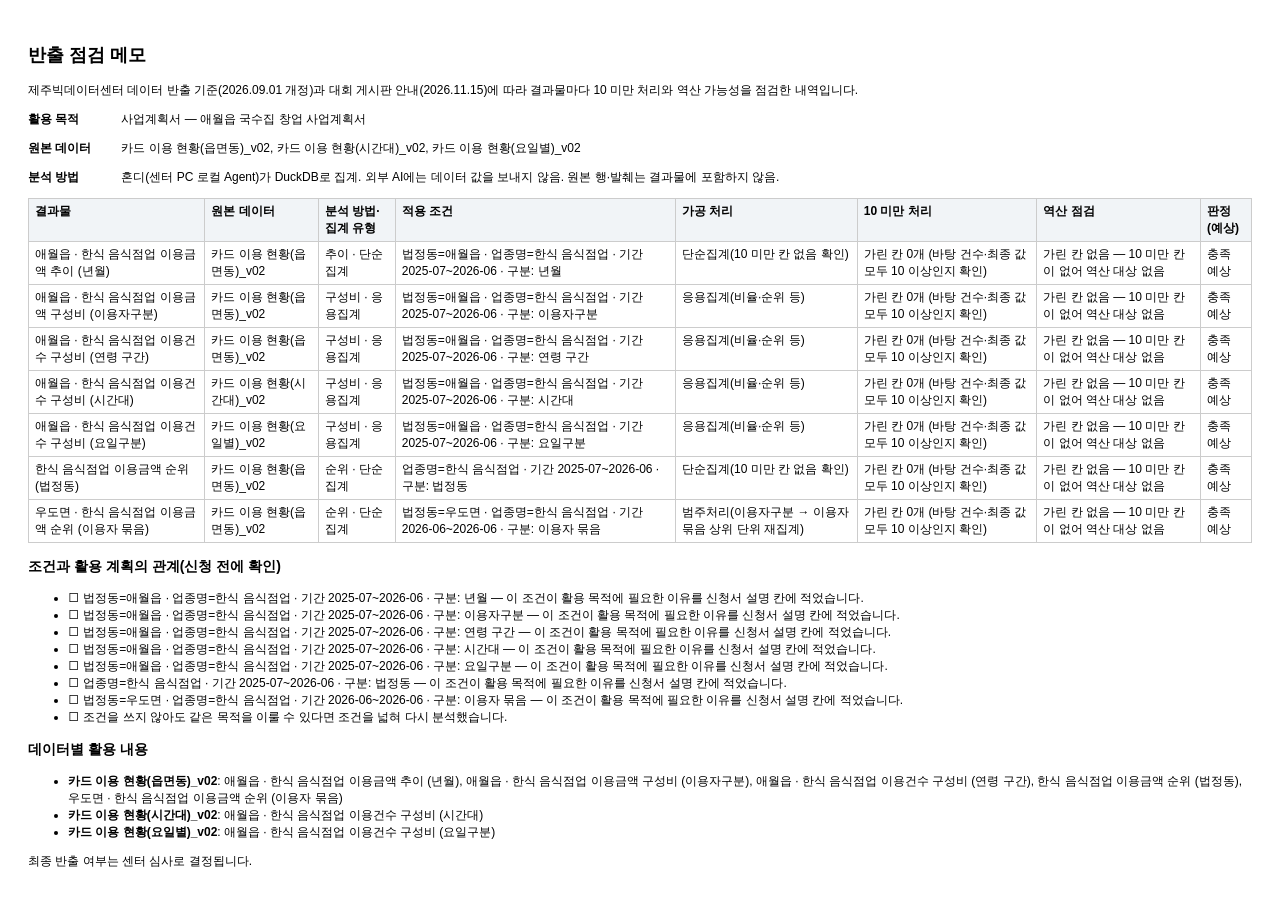
<file: docs/결과예시/반출점검메모.html>
<!doctype html><html lang='ko'><head><meta charset='utf-8'><title>반출 점검 메모</title><style>body{font-family:'Malgun Gothic',sans-serif;font-size:12px;padding:20px}table{border-collapse:collapse;width:100%}th,td{border:1px solid #ccc;padding:4px 6px;text-align:left;vertical-align:top}th{background:#f1f4f7}.kv b{display:inline-block;min-width:90px}</style></head><body><h2>반출 점검 메모</h2><p>제주빅데이터센터 데이터 반출 기준(2026.09.01 개정)과 대회 게시판 안내(2026.11.15)에 따라 결과물마다 10 미만 처리와 역산 가능성을 점검한 내역입니다.</p><p class='kv'><b>활용 목적</b> 사업계획서 — 애월읍 국수집 창업 사업계획서</p><p class='kv'><b>원본 데이터</b> 카드 이용 현황(읍면동)_v02, 카드 이용 현황(시간대)_v02, 카드 이용 현황(요일별)_v02</p><p class='kv'><b>분석 방법</b> 혼디(센터 PC 로컬 Agent)가 DuckDB로 집계. 외부 AI에는 데이터 값을 보내지 않음. 원본 행·발췌는 결과물에 포함하지 않음.</p><table><thead><tr><th>결과물</th><th>원본 데이터</th><th>분석 방법·집계 유형</th><th>적용 조건</th><th>가공 처리</th><th>10 미만 처리</th><th>역산 점검</th><th>판정(예상)</th></tr></thead><tbody><tr><td>애월읍 · 한식 음식점업 이용금액 추이 (년월)</td><td>카드 이용 현황(읍면동)_v02</td><td>추이 · 단순집계</td><td>법정동=애월읍 · 업종명=한식 음식점업 · 기간 2025-07~2026-06 · 구분: 년월</td><td>단순집계(10 미만 칸 없음 확인)</td><td>가린 칸 0개 (바탕 건수·최종 값 모두 10 이상인지 확인)</td><td>가린 칸 없음 — 10 미만 칸이 없어 역산 대상 없음</td><td>충족 예상</td></tr><tr><td>애월읍 · 한식 음식점업 이용금액 구성비 (이용자구분)</td><td>카드 이용 현황(읍면동)_v02</td><td>구성비 · 응용집계</td><td>법정동=애월읍 · 업종명=한식 음식점업 · 기간 2025-07~2026-06 · 구분: 이용자구분</td><td>응용집계(비율·순위 등)</td><td>가린 칸 0개 (바탕 건수·최종 값 모두 10 이상인지 확인)</td><td>가린 칸 없음 — 10 미만 칸이 없어 역산 대상 없음</td><td>충족 예상</td></tr><tr><td>애월읍 · 한식 음식점업 이용건수 구성비 (연령 구간)</td><td>카드 이용 현황(읍면동)_v02</td><td>구성비 · 응용집계</td><td>법정동=애월읍 · 업종명=한식 음식점업 · 기간 2025-07~2026-06 · 구분: 연령 구간</td><td>응용집계(비율·순위 등)</td><td>가린 칸 0개 (바탕 건수·최종 값 모두 10 이상인지 확인)</td><td>가린 칸 없음 — 10 미만 칸이 없어 역산 대상 없음</td><td>충족 예상</td></tr><tr><td>애월읍 · 한식 음식점업 이용건수 구성비 (시간대)</td><td>카드 이용 현황(시간대)_v02</td><td>구성비 · 응용집계</td><td>법정동=애월읍 · 업종명=한식 음식점업 · 기간 2025-07~2026-06 · 구분: 시간대</td><td>응용집계(비율·순위 등)</td><td>가린 칸 0개 (바탕 건수·최종 값 모두 10 이상인지 확인)</td><td>가린 칸 없음 — 10 미만 칸이 없어 역산 대상 없음</td><td>충족 예상</td></tr><tr><td>애월읍 · 한식 음식점업 이용건수 구성비 (요일구분)</td><td>카드 이용 현황(요일별)_v02</td><td>구성비 · 응용집계</td><td>법정동=애월읍 · 업종명=한식 음식점업 · 기간 2025-07~2026-06 · 구분: 요일구분</td><td>응용집계(비율·순위 등)</td><td>가린 칸 0개 (바탕 건수·최종 값 모두 10 이상인지 확인)</td><td>가린 칸 없음 — 10 미만 칸이 없어 역산 대상 없음</td><td>충족 예상</td></tr><tr><td>한식 음식점업 이용금액 순위 (법정동)</td><td>카드 이용 현황(읍면동)_v02</td><td>순위 · 단순집계</td><td>업종명=한식 음식점업 · 기간 2025-07~2026-06 · 구분: 법정동</td><td>단순집계(10 미만 칸 없음 확인)</td><td>가린 칸 0개 (바탕 건수·최종 값 모두 10 이상인지 확인)</td><td>가린 칸 없음 — 10 미만 칸이 없어 역산 대상 없음</td><td>충족 예상</td></tr><tr><td>우도면 · 한식 음식점업 이용금액 순위 (이용자 묶음)</td><td>카드 이용 현황(읍면동)_v02</td><td>순위 · 단순집계</td><td>법정동=우도면 · 업종명=한식 음식점업 · 기간 2026-06~2026-06 · 구분: 이용자 묶음</td><td>범주처리(이용자구분 → 이용자 묶음 상위 단위 재집계)</td><td>가린 칸 0개 (바탕 건수·최종 값 모두 10 이상인지 확인)</td><td>가린 칸 없음 — 10 미만 칸이 없어 역산 대상 없음</td><td>충족 예상</td></tr></tbody></table><h3>조건과 활용 계획의 관계(신청 전에 확인)</h3><ul><li>☐ 법정동=애월읍 · 업종명=한식 음식점업 · 기간 2025-07~2026-06 · 구분: 년월 — 이 조건이 활용 목적에 필요한 이유를 신청서 설명 칸에 적었습니다.</li><li>☐ 법정동=애월읍 · 업종명=한식 음식점업 · 기간 2025-07~2026-06 · 구분: 이용자구분 — 이 조건이 활용 목적에 필요한 이유를 신청서 설명 칸에 적었습니다.</li><li>☐ 법정동=애월읍 · 업종명=한식 음식점업 · 기간 2025-07~2026-06 · 구분: 연령 구간 — 이 조건이 활용 목적에 필요한 이유를 신청서 설명 칸에 적었습니다.</li><li>☐ 법정동=애월읍 · 업종명=한식 음식점업 · 기간 2025-07~2026-06 · 구분: 시간대 — 이 조건이 활용 목적에 필요한 이유를 신청서 설명 칸에 적었습니다.</li><li>☐ 법정동=애월읍 · 업종명=한식 음식점업 · 기간 2025-07~2026-06 · 구분: 요일구분 — 이 조건이 활용 목적에 필요한 이유를 신청서 설명 칸에 적었습니다.</li><li>☐ 업종명=한식 음식점업 · 기간 2025-07~2026-06 · 구분: 법정동 — 이 조건이 활용 목적에 필요한 이유를 신청서 설명 칸에 적었습니다.</li><li>☐ 법정동=우도면 · 업종명=한식 음식점업 · 기간 2026-06~2026-06 · 구분: 이용자 묶음 — 이 조건이 활용 목적에 필요한 이유를 신청서 설명 칸에 적었습니다.</li><li>☐ 조건을 쓰지 않아도 같은 목적을 이룰 수 있다면 조건을 넓혀 다시 분석했습니다.</li></ul><h3>데이터별 활용 내용</h3><ul><li><b>카드 이용 현황(읍면동)_v02</b>: 애월읍 · 한식 음식점업 이용금액 추이 (년월), 애월읍 · 한식 음식점업 이용금액 구성비 (이용자구분), 애월읍 · 한식 음식점업 이용건수 구성비 (연령 구간), 한식 음식점업 이용금액 순위 (법정동), 우도면 · 한식 음식점업 이용금액 순위 (이용자 묶음)</li><li><b>카드 이용 현황(시간대)_v02</b>: 애월읍 · 한식 음식점업 이용건수 구성비 (시간대)</li><li><b>카드 이용 현황(요일별)_v02</b>: 애월읍 · 한식 음식점업 이용건수 구성비 (요일구분)</li></ul><p>최종 반출 여부는 센터 심사로 결정됩니다.</p></body></html>
</file>
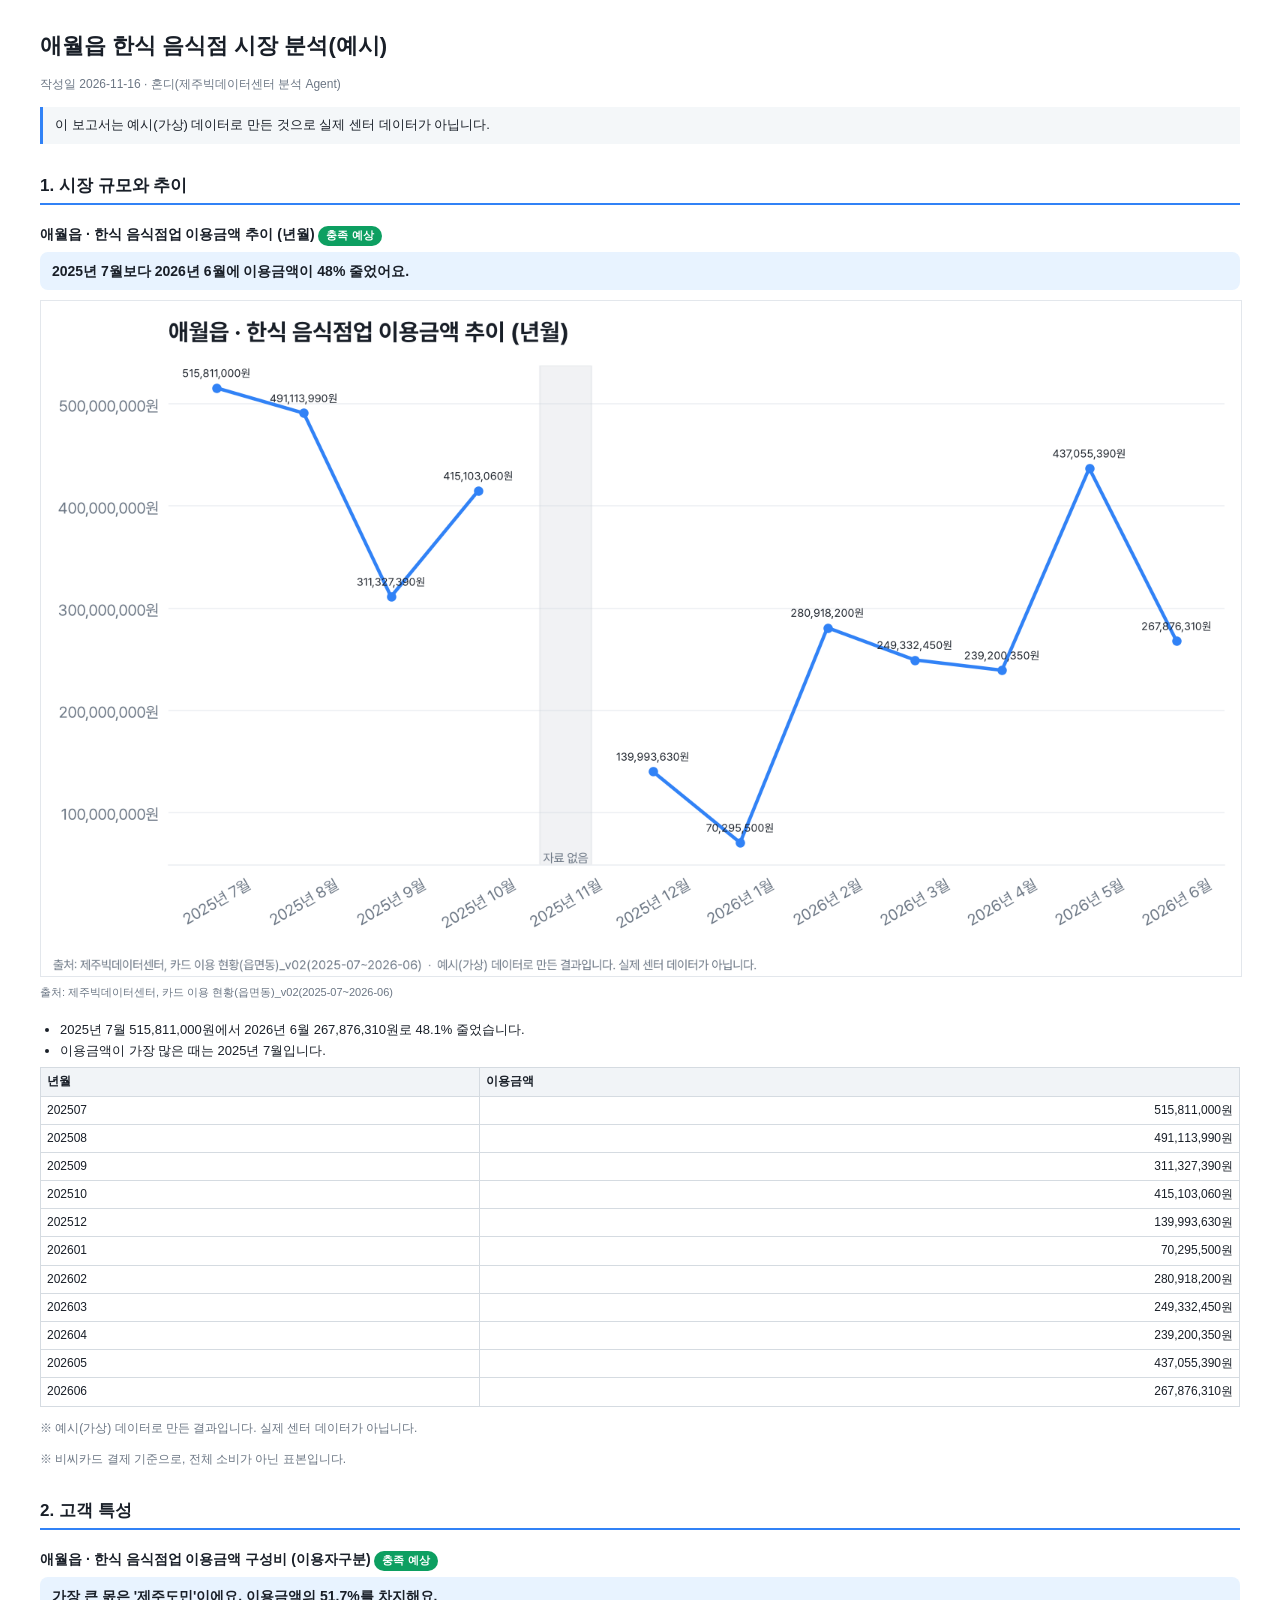
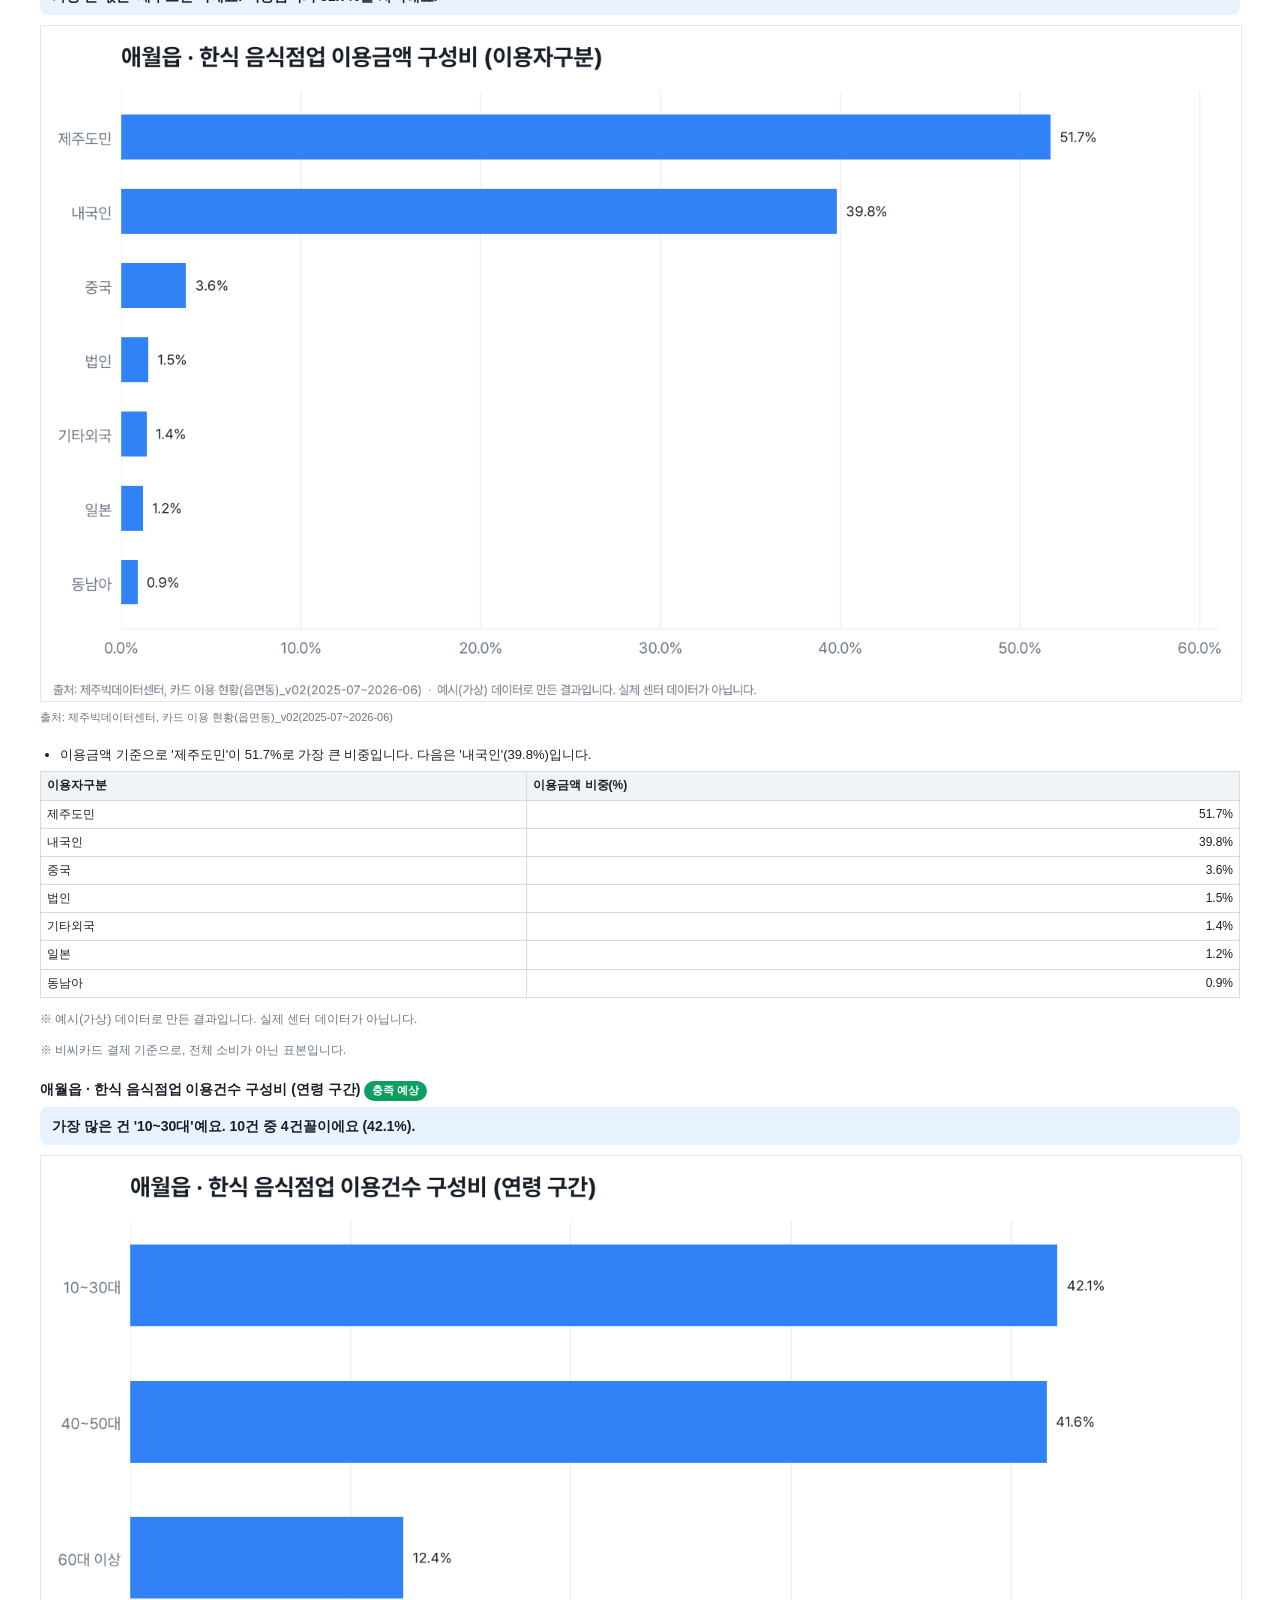
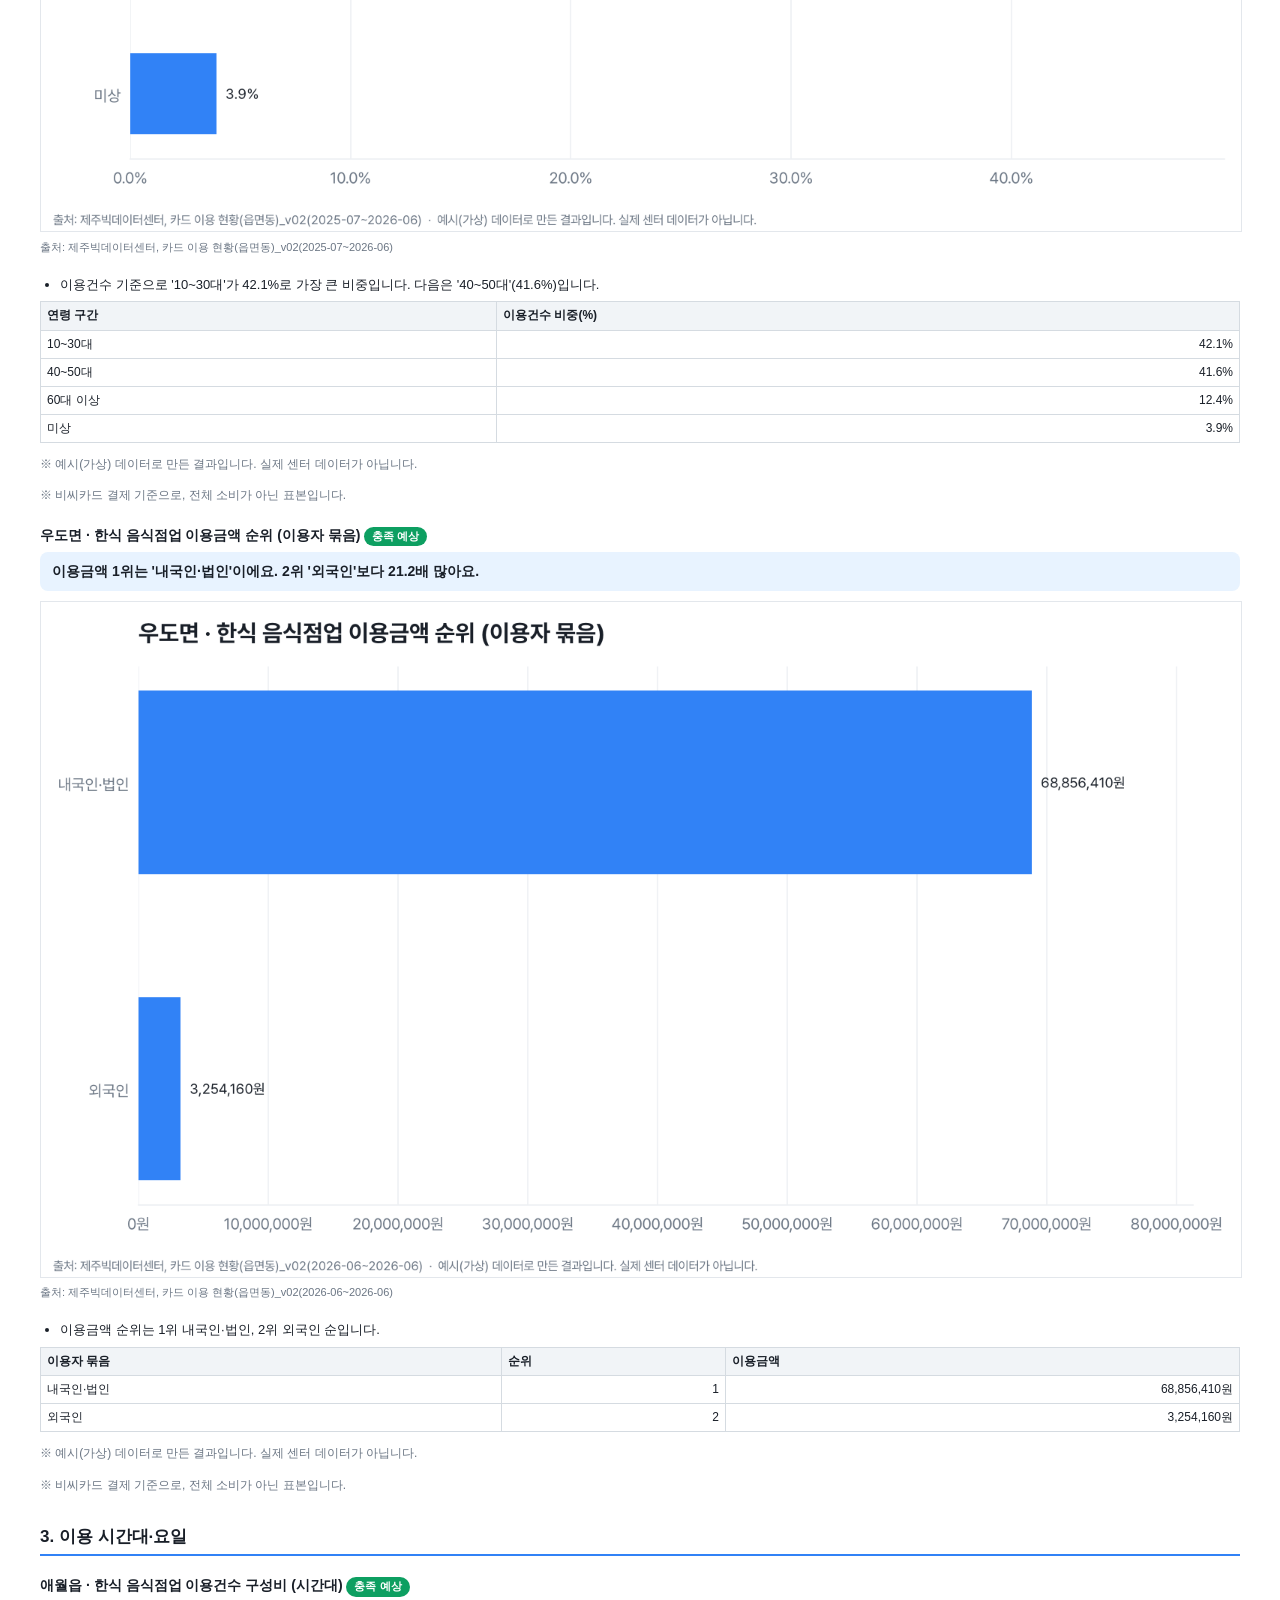
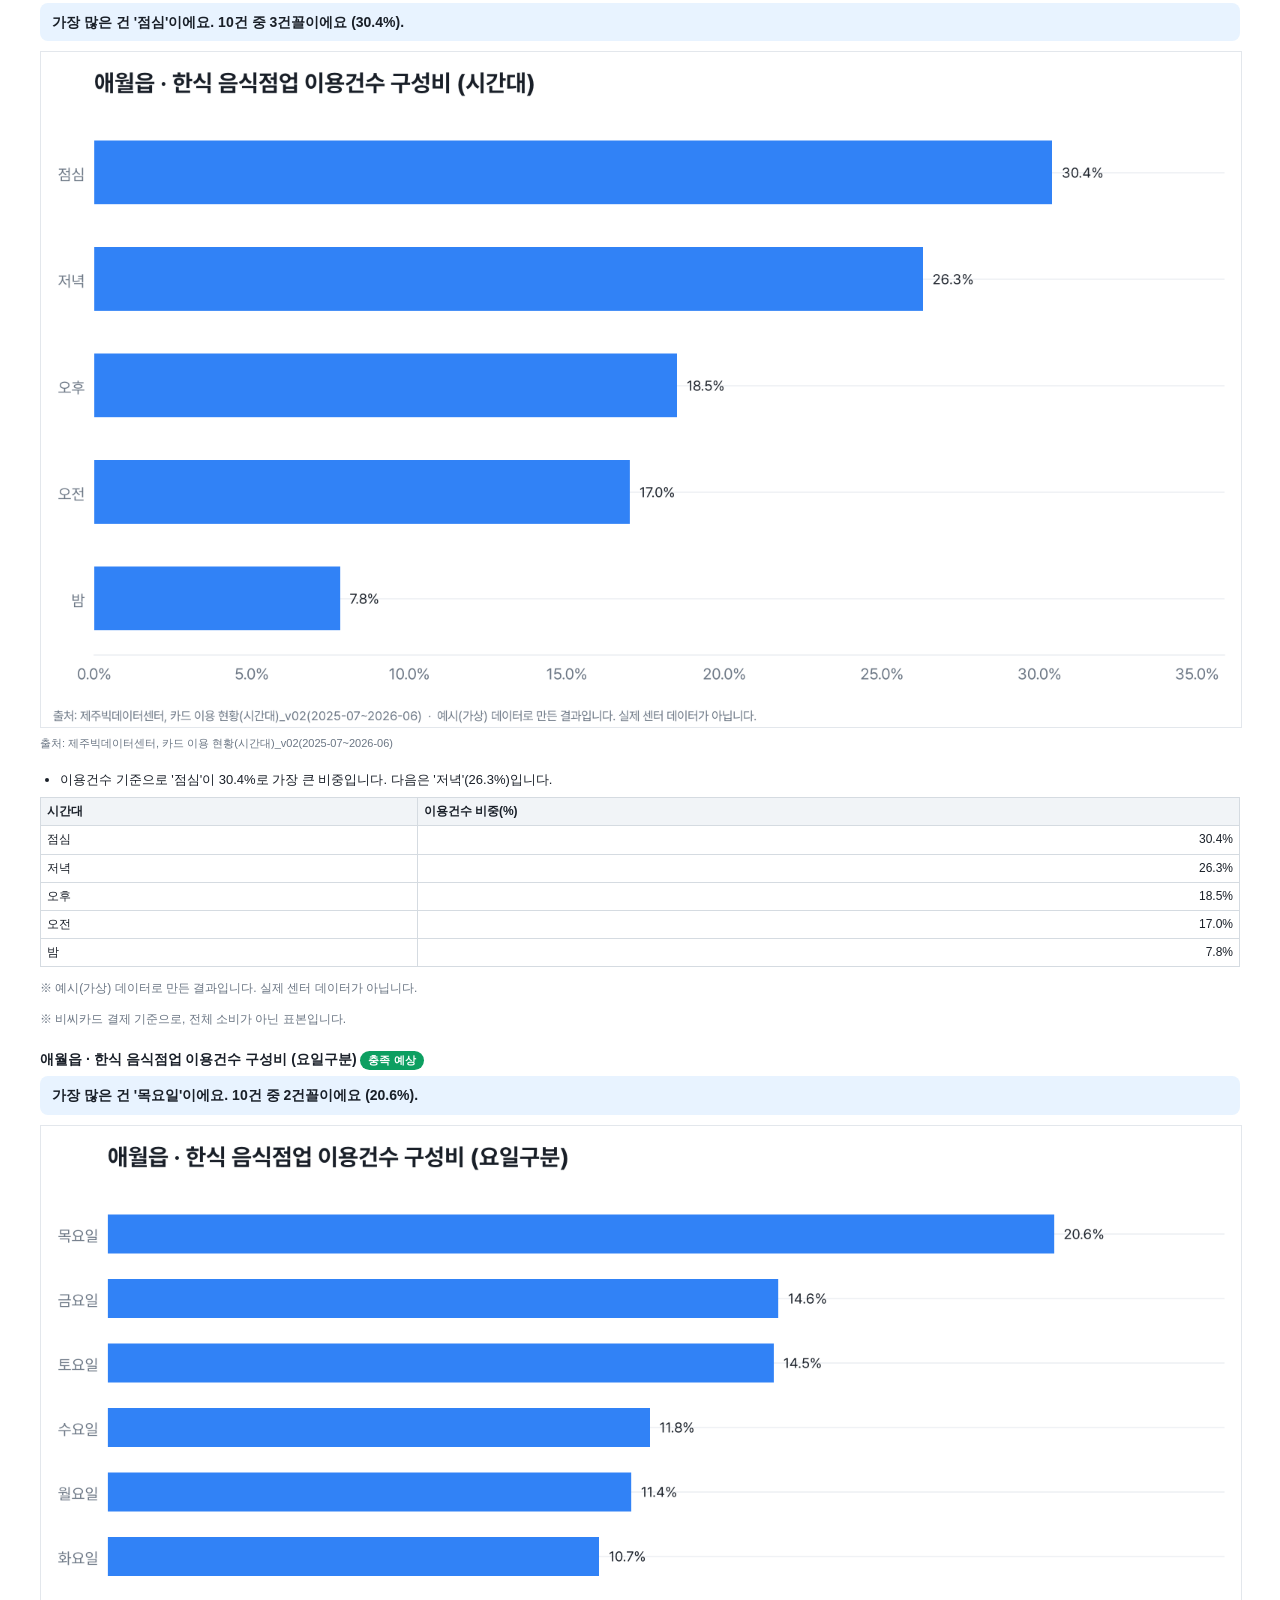
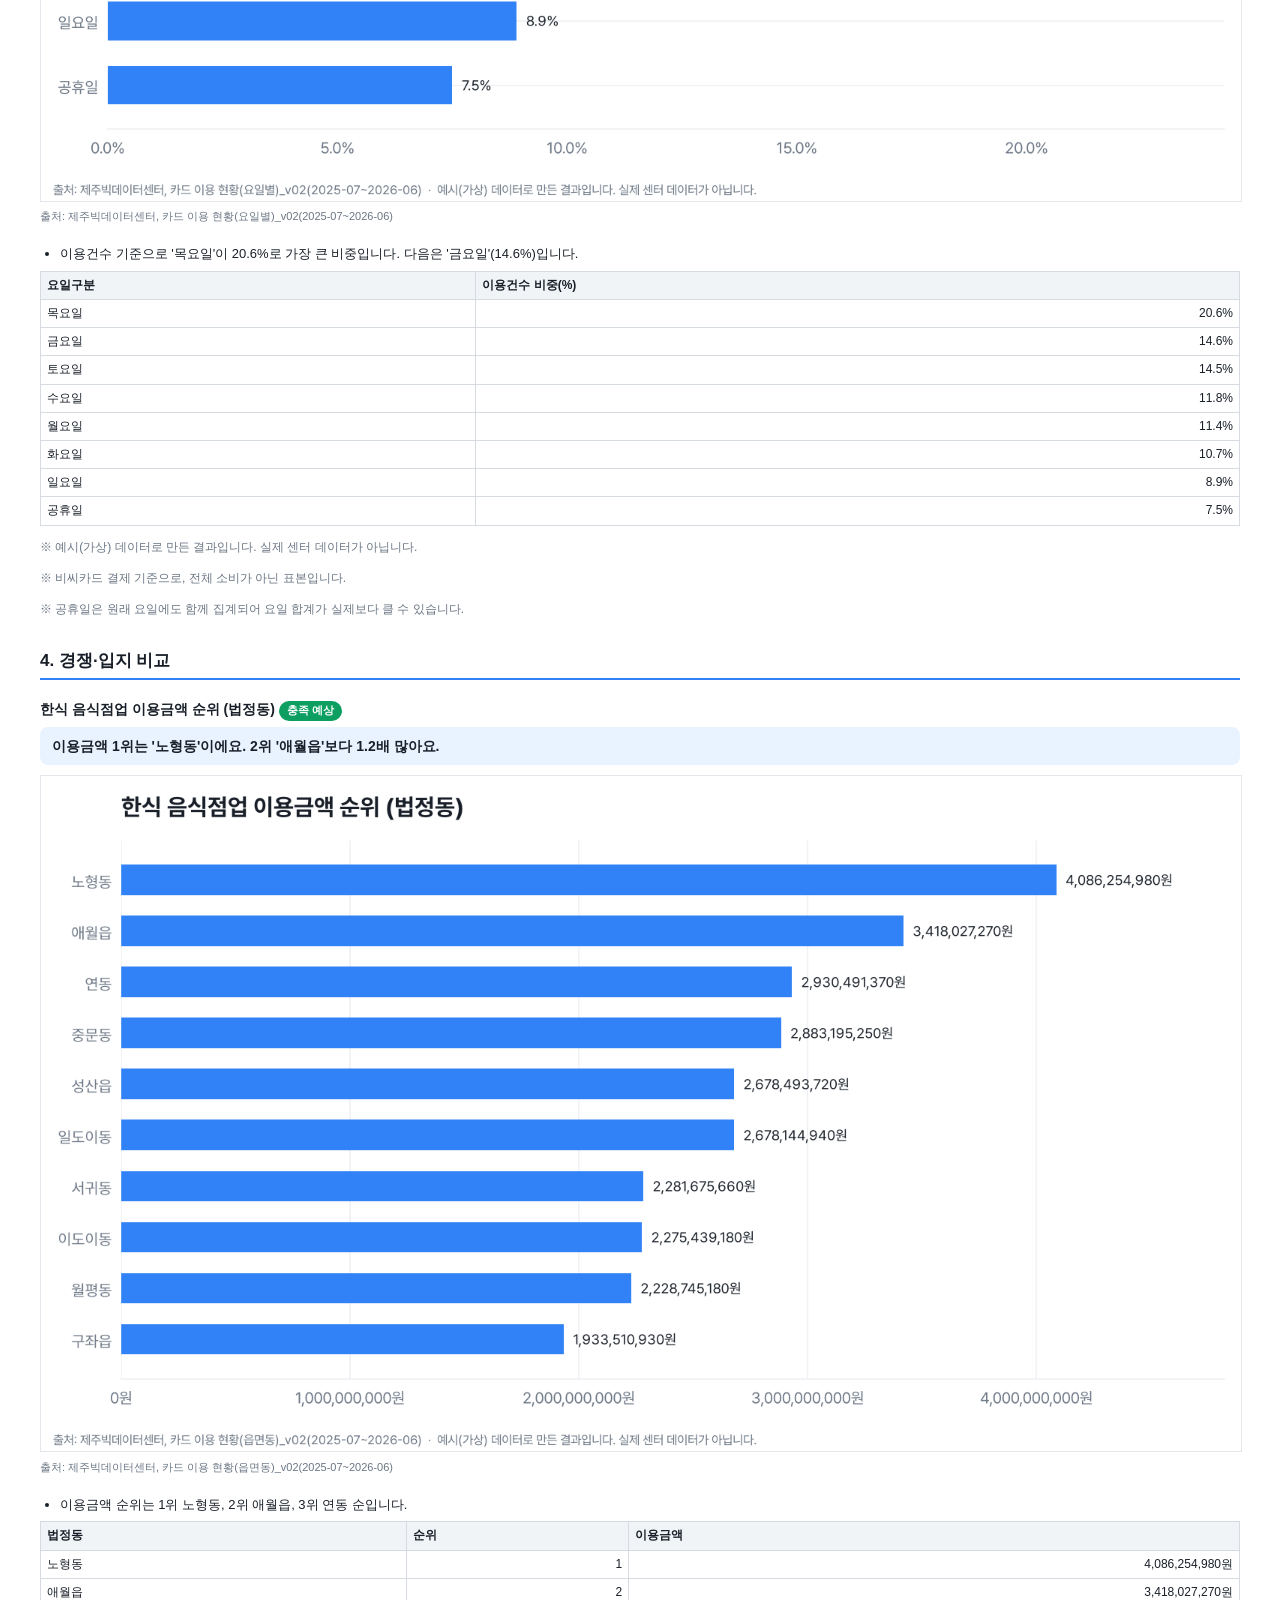
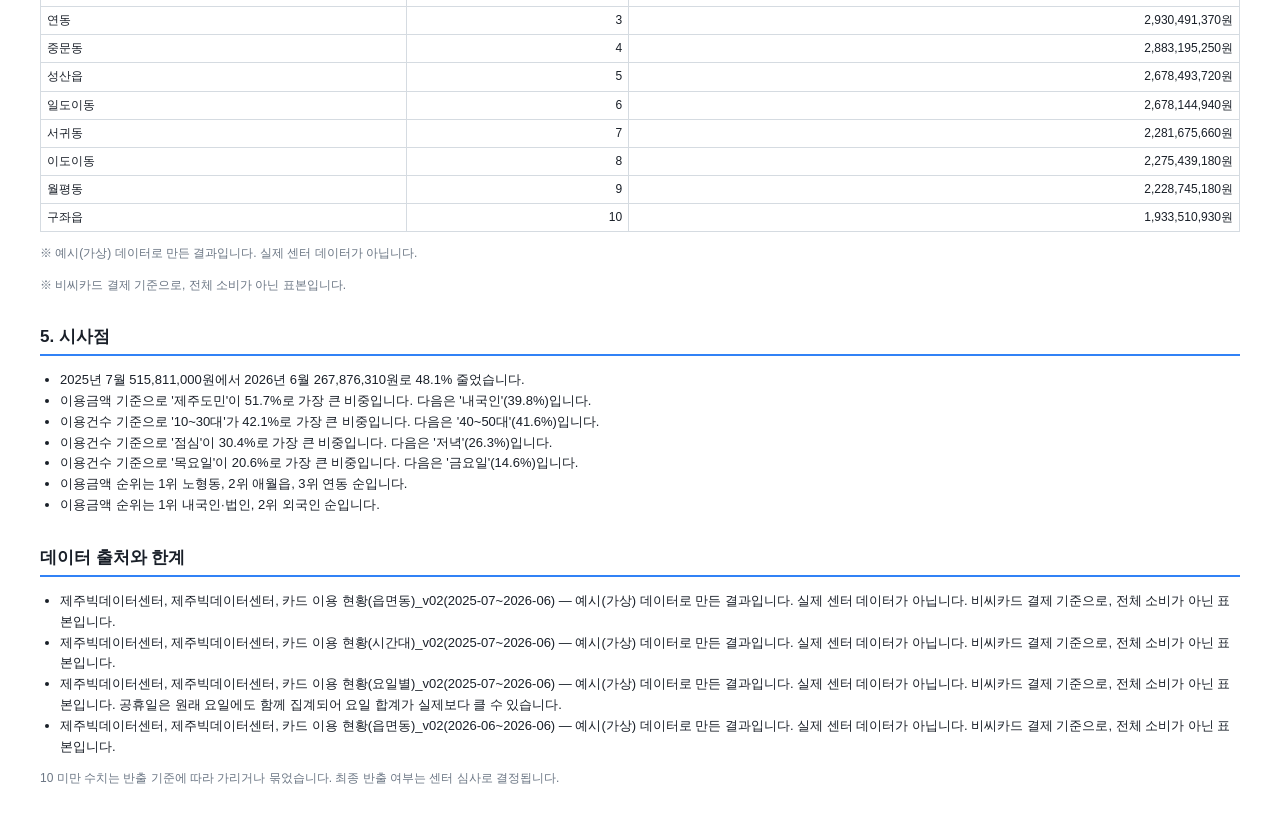
<file: docs/결과예시/보고서.html>
<!doctype html><html lang='ko'><head><meta charset='utf-8'><title>애월읍 한식 음식점 시장 분석(예시)</title><style>
body{font-family:'Pretendard','Malgun Gothic','맑은 고딕',sans-serif;color:#191f28;margin:0;padding:28px 40px;font-size:13px;line-height:1.6}
h1{font-size:22px;margin:0 0 4px}h2{font-size:17px;border-bottom:2px solid #3182f6;padding-bottom:4px;margin-top:28px}
h3{font-size:14px;margin:18px 0 6px}.sub{color:#6b7684;font-size:12px}
figure{margin:10px 0 18px;page-break-inside:avoid}figure img{width:100%;border:1px solid #e3e7ec}
figcaption{font-size:11px;color:#6b7684}table{border-collapse:collapse;width:100%;margin:6px 0;font-size:12px}
th,td{border:1px solid #d5dbe1;padding:4px 6px;text-align:left}th{background:#f1f4f7}td.n{text-align:right}
td.mask{color:#6b7684;background:repeating-linear-gradient(45deg,#f6f7f9,#f6f7f9 4px,#eceff2 4px,#eceff2 8px)}
.badge{display:inline-block;padding:1px 8px;border-radius:10px;font-size:11px;color:#fff}
.green{background:#0d9f61}.yellow{background:#e09400}.red{background:#e42939}
.hl{background:#e8f3ff;border-radius:8px;padding:8px 12px;font-size:14px;font-weight:700;margin:6px 0 8px}ul{margin:4px 0;padding-left:20px}.note{background:#f4f7f9;border-left:3px solid #3182f6;padding:8px 12px}
@page{size:A4;margin:14mm}
</style></head><body><h1>애월읍 한식 음식점 시장 분석(예시)</h1><p class='sub'>작성일 2026-11-16 · 혼디(제주빅데이터센터 분석 Agent)</p><p class='note'>이 보고서는 예시(가상) 데이터로 만든 것으로 실제 센터 데이터가 아닙니다.</p><h2>1. 시장 규모와 추이</h2><h3>애월읍 · 한식 음식점업 이용금액 추이 (년월) <span class="badge green">충족 예상</span></h3><p class="hl">2025년 7월보다 2026년 6월에 이용금액이 48% 줄었어요.</p><figure><img src="그림01_2ebe75b560.png" alt="애월읍 · 한식 음식점업 이용금액 추이 (년월)"><figcaption>출처: 제주빅데이터센터, 카드 이용 현황(읍면동)_v02(2025-07~2026-06)</figcaption></figure><ul><li>2025년 7월 515,811,000원에서 2026년 6월 267,876,310원로 48.1% 줄었습니다.</li><li>이용금액이 가장 많은 때는 2025년 7월입니다.</li></ul><table><thead><tr><th>년월</th><th>이용금액</th></tr></thead><tbody><tr><td>202507</td><td class="n">515,811,000원</td></tr><tr><td>202508</td><td class="n">491,113,990원</td></tr><tr><td>202509</td><td class="n">311,327,390원</td></tr><tr><td>202510</td><td class="n">415,103,060원</td></tr><tr><td>202512</td><td class="n">139,993,630원</td></tr><tr><td>202601</td><td class="n">70,295,500원</td></tr><tr><td>202602</td><td class="n">280,918,200원</td></tr><tr><td>202603</td><td class="n">249,332,450원</td></tr><tr><td>202604</td><td class="n">239,200,350원</td></tr><tr><td>202605</td><td class="n">437,055,390원</td></tr><tr><td>202606</td><td class="n">267,876,310원</td></tr></tbody></table><p class="sub">※ 예시(가상) 데이터로 만든 결과입니다. 실제 센터 데이터가 아닙니다.</p><p class="sub">※ 비씨카드 결제 기준으로, 전체 소비가 아닌 표본입니다.</p><h2>2. 고객 특성</h2><h3>애월읍 · 한식 음식점업 이용금액 구성비 (이용자구분) <span class="badge green">충족 예상</span></h3><p class="hl">가장 큰 몫은 &#x27;제주도민&#x27;이에요. 이용금액의 51.7%를 차지해요.</p><figure><img src="그림02_5a722840d4.png" alt="애월읍 · 한식 음식점업 이용금액 구성비 (이용자구분)"><figcaption>출처: 제주빅데이터센터, 카드 이용 현황(읍면동)_v02(2025-07~2026-06)</figcaption></figure><ul><li>이용금액 기준으로 &#x27;제주도민&#x27;이 51.7%로 가장 큰 비중입니다. 다음은 &#x27;내국인&#x27;(39.8%)입니다.</li></ul><table><thead><tr><th>이용자구분</th><th>이용금액 비중(%)</th></tr></thead><tbody><tr><td>제주도민</td><td class="n">51.7%</td></tr><tr><td>내국인</td><td class="n">39.8%</td></tr><tr><td>중국</td><td class="n">3.6%</td></tr><tr><td>법인</td><td class="n">1.5%</td></tr><tr><td>기타외국</td><td class="n">1.4%</td></tr><tr><td>일본</td><td class="n">1.2%</td></tr><tr><td>동남아</td><td class="n">0.9%</td></tr></tbody></table><p class="sub">※ 예시(가상) 데이터로 만든 결과입니다. 실제 센터 데이터가 아닙니다.</p><p class="sub">※ 비씨카드 결제 기준으로, 전체 소비가 아닌 표본입니다.</p><h3>애월읍 · 한식 음식점업 이용건수 구성비 (연령 구간) <span class="badge green">충족 예상</span></h3><p class="hl">가장 많은 건 &#x27;10~30대&#x27;예요. 10건 중 4건꼴이에요 (42.1%).</p><figure><img src="그림03_b2a396090e.png" alt="애월읍 · 한식 음식점업 이용건수 구성비 (연령 구간)"><figcaption>출처: 제주빅데이터센터, 카드 이용 현황(읍면동)_v02(2025-07~2026-06)</figcaption></figure><ul><li>이용건수 기준으로 &#x27;10~30대&#x27;가 42.1%로 가장 큰 비중입니다. 다음은 &#x27;40~50대&#x27;(41.6%)입니다.</li></ul><table><thead><tr><th>연령 구간</th><th>이용건수 비중(%)</th></tr></thead><tbody><tr><td>10~30대</td><td class="n">42.1%</td></tr><tr><td>40~50대</td><td class="n">41.6%</td></tr><tr><td>60대 이상</td><td class="n">12.4%</td></tr><tr><td>미상</td><td class="n">3.9%</td></tr></tbody></table><p class="sub">※ 예시(가상) 데이터로 만든 결과입니다. 실제 센터 데이터가 아닙니다.</p><p class="sub">※ 비씨카드 결제 기준으로, 전체 소비가 아닌 표본입니다.</p><h3>우도면 · 한식 음식점업 이용금액 순위 (이용자 묶음) <span class="badge green">충족 예상</span></h3><p class="hl">이용금액 1위는 &#x27;내국인·법인&#x27;이에요. 2위 &#x27;외국인&#x27;보다 21.2배 많아요.</p><figure><img src="그림07_4e22a7eae9.png" alt="우도면 · 한식 음식점업 이용금액 순위 (이용자 묶음)"><figcaption>출처: 제주빅데이터센터, 카드 이용 현황(읍면동)_v02(2026-06~2026-06)</figcaption></figure><ul><li>이용금액 순위는 1위 내국인·법인, 2위 외국인 순입니다.</li></ul><table><thead><tr><th>이용자 묶음</th><th>순위</th><th>이용금액</th></tr></thead><tbody><tr><td>내국인·법인</td><td class="n">1</td><td class="n">68,856,410원</td></tr><tr><td>외국인</td><td class="n">2</td><td class="n">3,254,160원</td></tr></tbody></table><p class="sub">※ 예시(가상) 데이터로 만든 결과입니다. 실제 센터 데이터가 아닙니다.</p><p class="sub">※ 비씨카드 결제 기준으로, 전체 소비가 아닌 표본입니다.</p><h2>3. 이용 시간대·요일</h2><h3>애월읍 · 한식 음식점업 이용건수 구성비 (시간대) <span class="badge green">충족 예상</span></h3><p class="hl">가장 많은 건 &#x27;점심&#x27;이에요. 10건 중 3건꼴이에요 (30.4%).</p><figure><img src="그림04_28b7840a31.png" alt="애월읍 · 한식 음식점업 이용건수 구성비 (시간대)"><figcaption>출처: 제주빅데이터센터, 카드 이용 현황(시간대)_v02(2025-07~2026-06)</figcaption></figure><ul><li>이용건수 기준으로 &#x27;점심&#x27;이 30.4%로 가장 큰 비중입니다. 다음은 &#x27;저녁&#x27;(26.3%)입니다.</li></ul><table><thead><tr><th>시간대</th><th>이용건수 비중(%)</th></tr></thead><tbody><tr><td>점심</td><td class="n">30.4%</td></tr><tr><td>저녁</td><td class="n">26.3%</td></tr><tr><td>오후</td><td class="n">18.5%</td></tr><tr><td>오전</td><td class="n">17.0%</td></tr><tr><td>밤</td><td class="n">7.8%</td></tr></tbody></table><p class="sub">※ 예시(가상) 데이터로 만든 결과입니다. 실제 센터 데이터가 아닙니다.</p><p class="sub">※ 비씨카드 결제 기준으로, 전체 소비가 아닌 표본입니다.</p><h3>애월읍 · 한식 음식점업 이용건수 구성비 (요일구분) <span class="badge green">충족 예상</span></h3><p class="hl">가장 많은 건 &#x27;목요일&#x27;이에요. 10건 중 2건꼴이에요 (20.6%).</p><figure><img src="그림05_8be97d6fe2.png" alt="애월읍 · 한식 음식점업 이용건수 구성비 (요일구분)"><figcaption>출처: 제주빅데이터센터, 카드 이용 현황(요일별)_v02(2025-07~2026-06)</figcaption></figure><ul><li>이용건수 기준으로 &#x27;목요일&#x27;이 20.6%로 가장 큰 비중입니다. 다음은 &#x27;금요일&#x27;(14.6%)입니다.</li></ul><table><thead><tr><th>요일구분</th><th>이용건수 비중(%)</th></tr></thead><tbody><tr><td>목요일</td><td class="n">20.6%</td></tr><tr><td>금요일</td><td class="n">14.6%</td></tr><tr><td>토요일</td><td class="n">14.5%</td></tr><tr><td>수요일</td><td class="n">11.8%</td></tr><tr><td>월요일</td><td class="n">11.4%</td></tr><tr><td>화요일</td><td class="n">10.7%</td></tr><tr><td>일요일</td><td class="n">8.9%</td></tr><tr><td>공휴일</td><td class="n">7.5%</td></tr></tbody></table><p class="sub">※ 예시(가상) 데이터로 만든 결과입니다. 실제 센터 데이터가 아닙니다.</p><p class="sub">※ 비씨카드 결제 기준으로, 전체 소비가 아닌 표본입니다.</p><p class="sub">※ 공휴일은 원래 요일에도 함께 집계되어 요일 합계가 실제보다 클 수 있습니다.</p><h2>4. 경쟁·입지 비교</h2><h3>한식 음식점업 이용금액 순위 (법정동) <span class="badge green">충족 예상</span></h3><p class="hl">이용금액 1위는 &#x27;노형동&#x27;이에요. 2위 &#x27;애월읍&#x27;보다 1.2배 많아요.</p><figure><img src="그림06_4f14b5ac65.png" alt="한식 음식점업 이용금액 순위 (법정동)"><figcaption>출처: 제주빅데이터센터, 카드 이용 현황(읍면동)_v02(2025-07~2026-06)</figcaption></figure><ul><li>이용금액 순위는 1위 노형동, 2위 애월읍, 3위 연동 순입니다.</li></ul><table><thead><tr><th>법정동</th><th>순위</th><th>이용금액</th></tr></thead><tbody><tr><td>노형동</td><td class="n">1</td><td class="n">4,086,254,980원</td></tr><tr><td>애월읍</td><td class="n">2</td><td class="n">3,418,027,270원</td></tr><tr><td>연동</td><td class="n">3</td><td class="n">2,930,491,370원</td></tr><tr><td>중문동</td><td class="n">4</td><td class="n">2,883,195,250원</td></tr><tr><td>성산읍</td><td class="n">5</td><td class="n">2,678,493,720원</td></tr><tr><td>일도이동</td><td class="n">6</td><td class="n">2,678,144,940원</td></tr><tr><td>서귀동</td><td class="n">7</td><td class="n">2,281,675,660원</td></tr><tr><td>이도이동</td><td class="n">8</td><td class="n">2,275,439,180원</td></tr><tr><td>월평동</td><td class="n">9</td><td class="n">2,228,745,180원</td></tr><tr><td>구좌읍</td><td class="n">10</td><td class="n">1,933,510,930원</td></tr></tbody></table><p class="sub">※ 예시(가상) 데이터로 만든 결과입니다. 실제 센터 데이터가 아닙니다.</p><p class="sub">※ 비씨카드 결제 기준으로, 전체 소비가 아닌 표본입니다.</p><h2>5. 시사점</h2><ul><li>2025년 7월 515,811,000원에서 2026년 6월 267,876,310원로 48.1% 줄었습니다.</li><li>이용금액 기준으로 &#x27;제주도민&#x27;이 51.7%로 가장 큰 비중입니다. 다음은 &#x27;내국인&#x27;(39.8%)입니다.</li><li>이용건수 기준으로 &#x27;10~30대&#x27;가 42.1%로 가장 큰 비중입니다. 다음은 &#x27;40~50대&#x27;(41.6%)입니다.</li><li>이용건수 기준으로 &#x27;점심&#x27;이 30.4%로 가장 큰 비중입니다. 다음은 &#x27;저녁&#x27;(26.3%)입니다.</li><li>이용건수 기준으로 &#x27;목요일&#x27;이 20.6%로 가장 큰 비중입니다. 다음은 &#x27;금요일&#x27;(14.6%)입니다.</li><li>이용금액 순위는 1위 노형동, 2위 애월읍, 3위 연동 순입니다.</li><li>이용금액 순위는 1위 내국인·법인, 2위 외국인 순입니다.</li></ul><h2>데이터 출처와 한계</h2><ul><li>제주빅데이터센터, 제주빅데이터센터, 카드 이용 현황(읍면동)_v02(2025-07~2026-06) — 예시(가상) 데이터로 만든 결과입니다. 실제 센터 데이터가 아닙니다. 비씨카드 결제 기준으로, 전체 소비가 아닌 표본입니다.</li><li>제주빅데이터센터, 제주빅데이터센터, 카드 이용 현황(시간대)_v02(2025-07~2026-06) — 예시(가상) 데이터로 만든 결과입니다. 실제 센터 데이터가 아닙니다. 비씨카드 결제 기준으로, 전체 소비가 아닌 표본입니다.</li><li>제주빅데이터센터, 제주빅데이터센터, 카드 이용 현황(요일별)_v02(2025-07~2026-06) — 예시(가상) 데이터로 만든 결과입니다. 실제 센터 데이터가 아닙니다. 비씨카드 결제 기준으로, 전체 소비가 아닌 표본입니다. 공휴일은 원래 요일에도 함께 집계되어 요일 합계가 실제보다 클 수 있습니다.</li><li>제주빅데이터센터, 제주빅데이터센터, 카드 이용 현황(읍면동)_v02(2026-06~2026-06) — 예시(가상) 데이터로 만든 결과입니다. 실제 센터 데이터가 아닙니다. 비씨카드 결제 기준으로, 전체 소비가 아닌 표본입니다.</li></ul><p class='sub'>10 미만 수치는 반출 기준에 따라 가리거나 묶었습니다. 최종 반출 여부는 센터 심사로 결정됩니다.</p></body></html>
</file>
